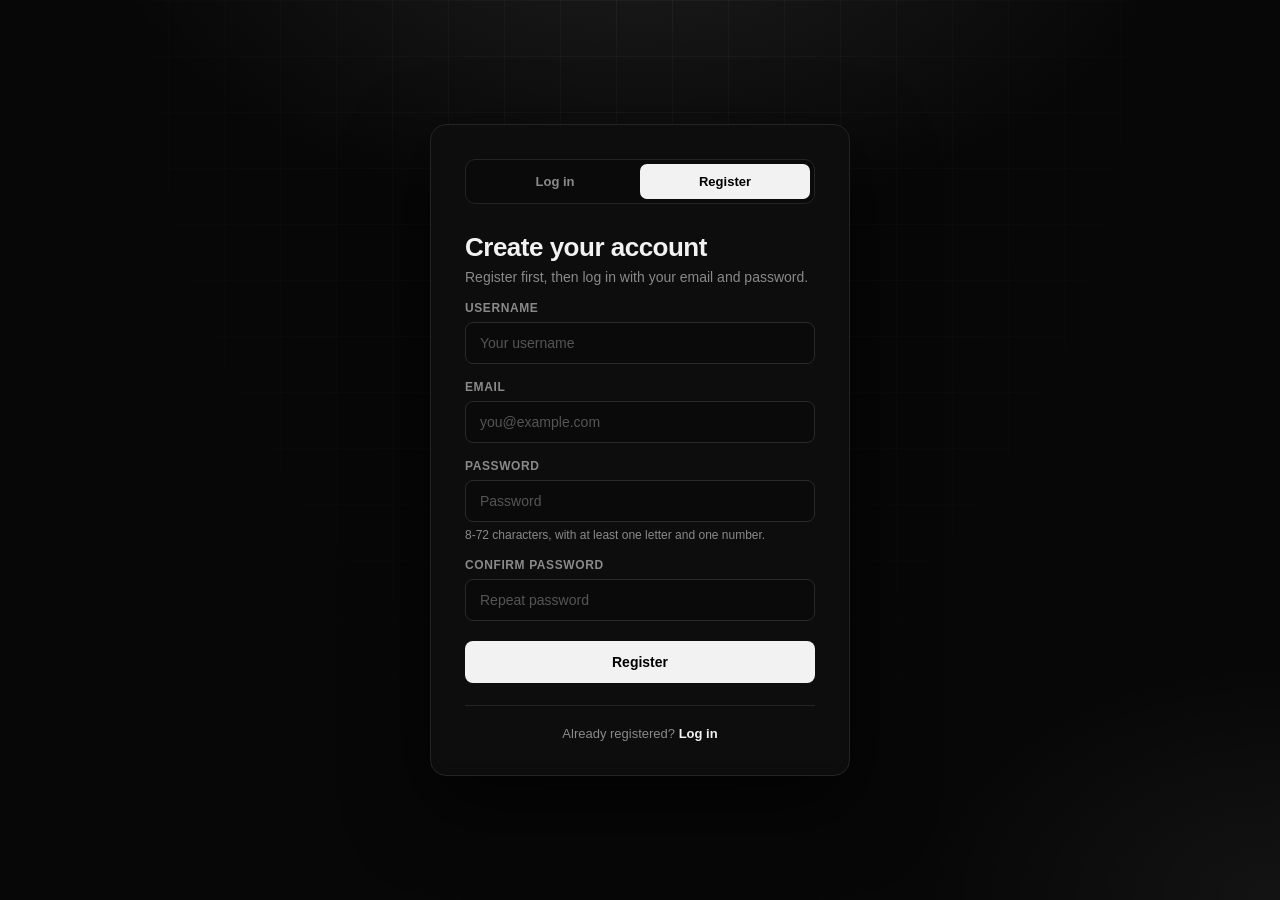
<file: secured/index.html>
<!DOCTYPE html>
<html lang="en">
<head>
    <meta charset="UTF-8">
    <meta name="viewport" content="width=device-width, initial-scale=1.0">
    <title>Student Registration</title>
    <link rel="stylesheet" href="styles.css">
</head>

<body>
<div class="auth-wrap">

    <div class="auth">

        <div class="tabs">
            <a href="login.php">Log in</a>
            <a href="index.html" class="active">Register</a>
        </div>

        <h1>Create your account</h1>
        <p class="lead">Register first, then log in with your email and password.</p>

        <form method="POST" action="regis.php" id="registerForm" autocomplete="on">

            <label for="userName">Username</label>
            <input type="text" id="userName" name="userName" placeholder="Your username"
                   minlength="3" maxlength="30" autocomplete="username" required>

            <label for="email">Email</label>
            <input type="email" id="email" name="email" placeholder="you@example.com"
                   maxlength="254" autocomplete="email" required>


            <label for="password">Password</label>
            <input type="password" id="password" name="password" placeholder="Password"
                   minlength="8" maxlength="72" autocomplete="new-password" required>
            <div class="hint">8-72 characters, with at least one letter and one number.</div>

            <label for="confirm_password">Confirm password</label>
            <input type="password" id="confirm_password" name="confirm_password" placeholder="Repeat password"
                   minlength="8" maxlength="72" autocomplete="new-password" required>

            <button type="submit" name="register" value="1" class="btn">Register</button>
        </form>

        <div class="switch">
            Already registered? <a href="login.php">Log in</a>
        </div>

    </div>

</div>

<script>
    document.getElementById("registerForm").addEventListener("submit", function (event) {
        const password = document.getElementById("password").value;
        const confirm  = document.getElementById("confirm_password");

        if (password !== confirm.value) {
            event.preventDefault();
            alert("Passwords do not match. Please try again.");
            confirm.value = "";
            confirm.focus();
            return;
        }

        if (!/[A-Za-z]/.test(password) || !/[0-9]/.test(password)) {
            event.preventDefault();
            alert("Password must contain at least one letter and one number.");
        }
    });
</script>

</body>
</html>
</file>
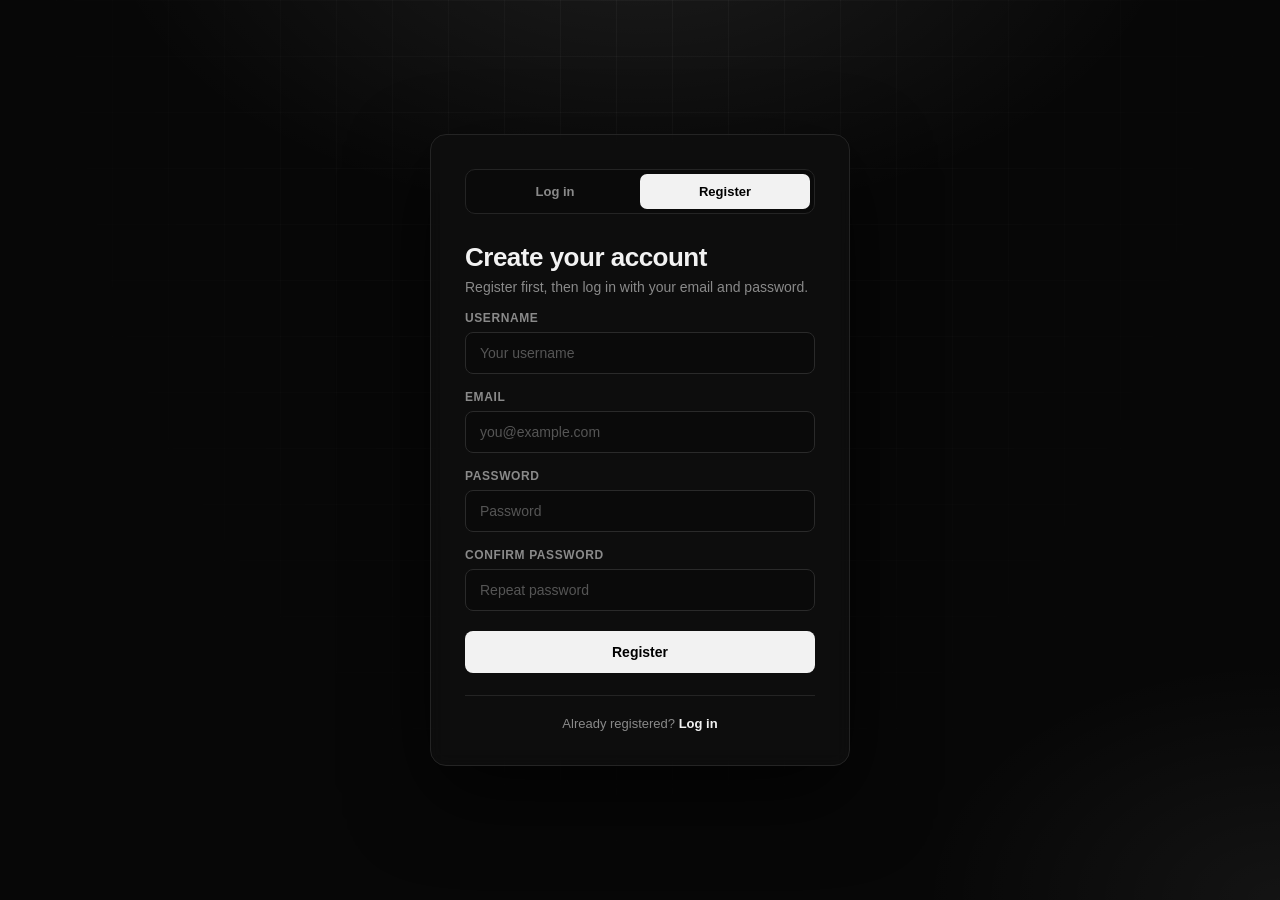
<file: unsecured/index.html>
<!DOCTYPE html>
<html lang="en">
<head>
    <meta charset="UTF-8">
    <meta name="viewport" content="width=device-width, initial-scale=1.0">
    <title>Student Registration</title>
    <style>
        * { margin: 0; padding: 0; box-sizing: border-box; }
        :root {
            --bg: #070707; --panel: #0f0f0f; --panel-2: #151515; --line: #242424;
            --text: #f2f2f2; --muted: #8a8a8a; --ok: #3ddc84; --bad: #ff6b6b;
        }
        html { color-scheme: dark; }

        body {
            min-height: 100vh;
            background: var(--bg);
            background-image:
                radial-gradient(900px 520px at 50% -10%, rgba(255,255,255,.09), transparent 60%),
                radial-gradient(600px 400px at 100% 100%, rgba(255,255,255,.05), transparent 60%);
            background-attachment: fixed;
            color: var(--text);
            font-family: "Segoe UI", Arial, sans-serif;
            -webkit-font-smoothing: antialiased;
        }

        /* faint grid for the immersive feel */
        body::before {
            content: "";
            position: fixed; inset: 0; pointer-events: none;
            background-image:
                linear-gradient(rgba(255,255,255,.035) 1px, transparent 1px),
                linear-gradient(90deg, rgba(255,255,255,.035) 1px, transparent 1px);
            background-size: 56px 56px;
            -webkit-mask-image: radial-gradient(ellipse at 50% 0%, #000 0%, transparent 75%);
            mask-image: radial-gradient(ellipse at 50% 0%, #000 0%, transparent 75%);
        }

        .page { position: relative; z-index: 1; }

        label {
            display: block; margin: 16px 0 7px;
            font-size: 12px; font-weight: 600; letter-spacing: .6px;
            text-transform: uppercase; color: var(--muted);
        }

        input, textarea {
            width: 100%; padding: 12px 14px;
            background: #0a0a0a; border: 1px solid #2a2a2a; border-radius: 8px;
            color: var(--text); font: inherit; font-size: 14px; outline: none;
            transition: border-color .2s, box-shadow .2s;
        }
        input::placeholder, textarea::placeholder { color: #555; }
        input:focus, textarea:focus { border-color: #fff; box-shadow: 0 0 0 3px rgba(255,255,255,.08); }
        input:-webkit-autofill {
            -webkit-text-fill-color: var(--text);
            -webkit-box-shadow: 0 0 0 100px #0a0a0a inset;
        }

        .btn {
            display: inline-block; width: 100%; margin-top: 20px; padding: 13px 18px;
            background: #f2f2f2; color: #000; border: none; border-radius: 8px;
            font: inherit; font-size: 14px; font-weight: 600; text-align: center;
            text-decoration: none; cursor: pointer;
            transition: background .2s, transform .1s;
        }
        .btn:hover { background: #fff; }
        .btn:active { transform: scale(.99); }
        .btn-ghost { background: transparent; color: var(--text); border: 1px solid #333; }
        .btn-ghost:hover { background: #1a1a1a; }

        @keyframes rise { from { opacity: 0; transform: translateY(14px); } to { opacity: 1; transform: none; } }
        @media (prefers-reduced-motion: reduce) { * { animation: none !important; } }

        .auth-wrap { min-height: 100vh; display: flex; align-items: center; justify-content: center; padding: 30px 16px; }

        .auth {
            width: 100%; max-width: 420px; padding: 34px;
            background: rgba(15,15,15,.85); border: 1px solid var(--line); border-radius: 16px;
            box-shadow: 0 30px 80px rgba(0,0,0,.65); backdrop-filter: blur(8px);
            animation: rise .5s ease both;
        }

        .tabs {
            display: flex; padding: 4px; margin-bottom: 28px;
            background: #0a0a0a; border: 1px solid var(--line); border-radius: 10px;
        }
        .tabs a {
            flex: 1; padding: 10px; border-radius: 7px; text-align: center;
            font-size: 13px; font-weight: 600; color: var(--muted); text-decoration: none;
            transition: color .2s;
        }
        .tabs a:hover { color: var(--text); }
        .tabs a.active { background: #f2f2f2; color: #000; }

        .auth h1 { font-size: 26px; font-weight: 700; letter-spacing: -.5px; }
        .auth .lead { margin-top: 6px; font-size: 14px; color: var(--muted); }

        .alert {
            margin-top: 18px; padding: 12px 14px; border-radius: 8px; border-left: 4px solid;
            font-size: 13px; line-height: 1.5; word-wrap: break-word;
        }
        .alert small { display: block; margin-top: 4px; opacity: .8; }
        .alert-error { background: rgba(255,107,107,.08); border-color: var(--bad); color: #ffb3b3; }
        .alert-ok    { background: rgba(61,220,132,.08);  border-color: var(--ok);  color: #a9f0c8; }

        .switch {
            margin-top: 22px; padding-top: 20px; border-top: 1px solid var(--line);
            text-align: center; font-size: 13px; color: var(--muted);
        }
        .switch a { color: var(--text); font-weight: 600; text-decoration: none; }
        .switch a:hover { text-decoration: underline; }

        @media (max-width: 450px) { .auth { padding: 26px 20px; } }
    </style>
</head>

<body>
<div class="page auth-wrap">

    <div class="auth">

        <div class="tabs">
            <a href="login.php">Log in</a>
            <a href="index.html" class="active">Register</a>
        </div>

        <h1>Create your account</h1>
        <p class="lead">Register first, then log in with your email and password.</p>

        <form method="POST" action="form.php" id="registerForm">

            <label for="userName">Username</label>
            <input type="text" id="userName" name="userName" placeholder="Your username" required>

            <label for="email">Email</label>
            <input type="email" id="email" name="email" placeholder="you@example.com" required>

            <label for="password">Password</label>
            <input type="password" id="password" name="password" placeholder="Password" required>

            <label for="confirm_password">Confirm password</label>
            <input type="password" id="confirm_password" name="confirm_password" placeholder="Repeat password" required>

            <button type="submit" class="btn">Register</button>
        </form>

        <div class="switch">
            Already registered? <a href="login.php">Log in</a>
        </div>

    </div>

</div>

<script>
    document.getElementById("registerForm").addEventListener("submit", function (event) {
        const password = document.getElementById("password").value;
        const confirm  = document.getElementById("confirm_password").value;

        if (password !== confirm) {
            event.preventDefault();
            alert("Passwords do not match. Please try again.");
            document.getElementById("confirm_password").value = "";
            document.getElementById("confirm_password").focus();
        }
    });
</script>

</body>
</html>
</file>
<file: secured/styles.css>
* { margin: 0; padding: 0; box-sizing: border-box; }
        :root {
            --bg: #070707; --panel: #0f0f0f; --panel-2: #151515; --line: #242424;
            --text: #f2f2f2; --muted: #8a8a8a; --ok: #3ddc84; --bad: #ff6b6b;
        }
        html { color-scheme: dark; }

        body {
            min-height: 100vh;
            background: var(--bg);
            background-image:
                radial-gradient(900px 520px at 50% -10%, rgba(255,255,255,.09), transparent 60%),
                radial-gradient(600px 400px at 100% 100%, rgba(255,255,255,.05), transparent 60%);
            background-attachment: fixed;
            color: var(--text);
            font-family: "Segoe UI", Arial, sans-serif;
            -webkit-font-smoothing: antialiased;
        }

        /* faint grid for the immersive feel */
        body::before {
            content: "";
            position: fixed; inset: 0; pointer-events: none;
            background-image:
                linear-gradient(rgba(255,255,255,.035) 1px, transparent 1px),
                linear-gradient(90deg, rgba(255,255,255,.035) 1px, transparent 1px);
            background-size: 56px 56px;
            -webkit-mask-image: radial-gradient(ellipse at 50% 0%, #000 0%, transparent 75%);
            mask-image: radial-gradient(ellipse at 50% 0%, #000 0%, transparent 75%);
        }

        .page { position: relative; z-index: 1; }

        label {
            display: block; margin: 16px 0 7px;
            font-size: 12px; font-weight: 600; letter-spacing: .6px;
            text-transform: uppercase; color: var(--muted);
        }

        input, textarea {
            width: 100%; padding: 12px 14px;
            background: #0a0a0a; border: 1px solid #2a2a2a; border-radius: 8px;
            color: var(--text); font: inherit; font-size: 14px; outline: none;
            transition: border-color .2s, box-shadow .2s;
        }
        input::placeholder, textarea::placeholder { color: #555; }
        input:focus, textarea:focus { border-color: #fff; box-shadow: 0 0 0 3px rgba(255,255,255,.08); }
        input:-webkit-autofill {
            -webkit-text-fill-color: var(--text);
            -webkit-box-shadow: 0 0 0 100px #0a0a0a inset;
        }

        .btn {
            display: inline-block; width: 100%; margin-top: 20px; padding: 13px 18px;
            background: #f2f2f2; color: #000; border: none; border-radius: 8px;
            font: inherit; font-size: 14px; font-weight: 600; text-align: center;
            text-decoration: none; cursor: pointer;
            transition: background .2s, transform .1s;
        }
        .btn:hover { background: #fff; }
        .btn:active { transform: scale(.99); }
        .btn-ghost { background: transparent; color: var(--text); border: 1px solid #333; }
        .btn-ghost:hover { background: #1a1a1a; }

        @keyframes rise { from { opacity: 0; transform: translateY(14px); } to { opacity: 1; transform: none; } }
        @media (prefers-reduced-motion: reduce) { * { animation: none !important; } }

        .auth-wrap { min-height: 100vh; display: flex; align-items: center; justify-content: center; padding: 30px 16px; }

        .auth {
            width: 100%; max-width: 420px; padding: 34px;
            background: rgba(15,15,15,.85); border: 1px solid var(--line); border-radius: 16px;
            box-shadow: 0 30px 80px rgba(0,0,0,.65); backdrop-filter: blur(8px);
            animation: rise .5s ease both;
        }

        .tabs {
            display: flex; padding: 4px; margin-bottom: 28px;
            background: #0a0a0a; border: 1px solid var(--line); border-radius: 10px;
        }
        .tabs a {
            flex: 1; padding: 10px; border-radius: 7px; text-align: center;
            font-size: 13px; font-weight: 600; color: var(--muted); text-decoration: none;
            transition: color .2s;
        }
        .tabs a:hover { color: var(--text); }
        .tabs a.active { background: #f2f2f2; color: #000; }

        .auth h1 { font-size: 26px; font-weight: 700; letter-spacing: -.5px; }
        .auth .lead { margin-top: 6px; font-size: 14px; color: var(--muted); }

        .alert {
            margin-top: 18px; padding: 12px 14px; border-radius: 8px; border-left: 4px solid;
            font-size: 13px; line-height: 1.5; word-wrap: break-word;
        }
        .alert small { display: block; margin-top: 4px; opacity: .8; }
        .alert-error { background: rgba(255,107,107,.08); border-color: var(--bad); color: #ffb3b3; }
        .alert-ok    { background: rgba(61,220,132,.08);  border-color: var(--ok);  color: #a9f0c8; }

        .switch {
            margin-top: 22px; padding-top: 20px; border-top: 1px solid var(--line);
            text-align: center; font-size: 13px; color: var(--muted);
        }
        .switch a { color: var(--text); font-weight: 600; text-decoration: none; }
        .switch a:hover { text-decoration: underline; }

        @media (max-width: 450px) { .auth { padding: 26px 20px; } }

.hint { margin-top: 6px; font-size: 12px; color: var(--muted); }
</file>
